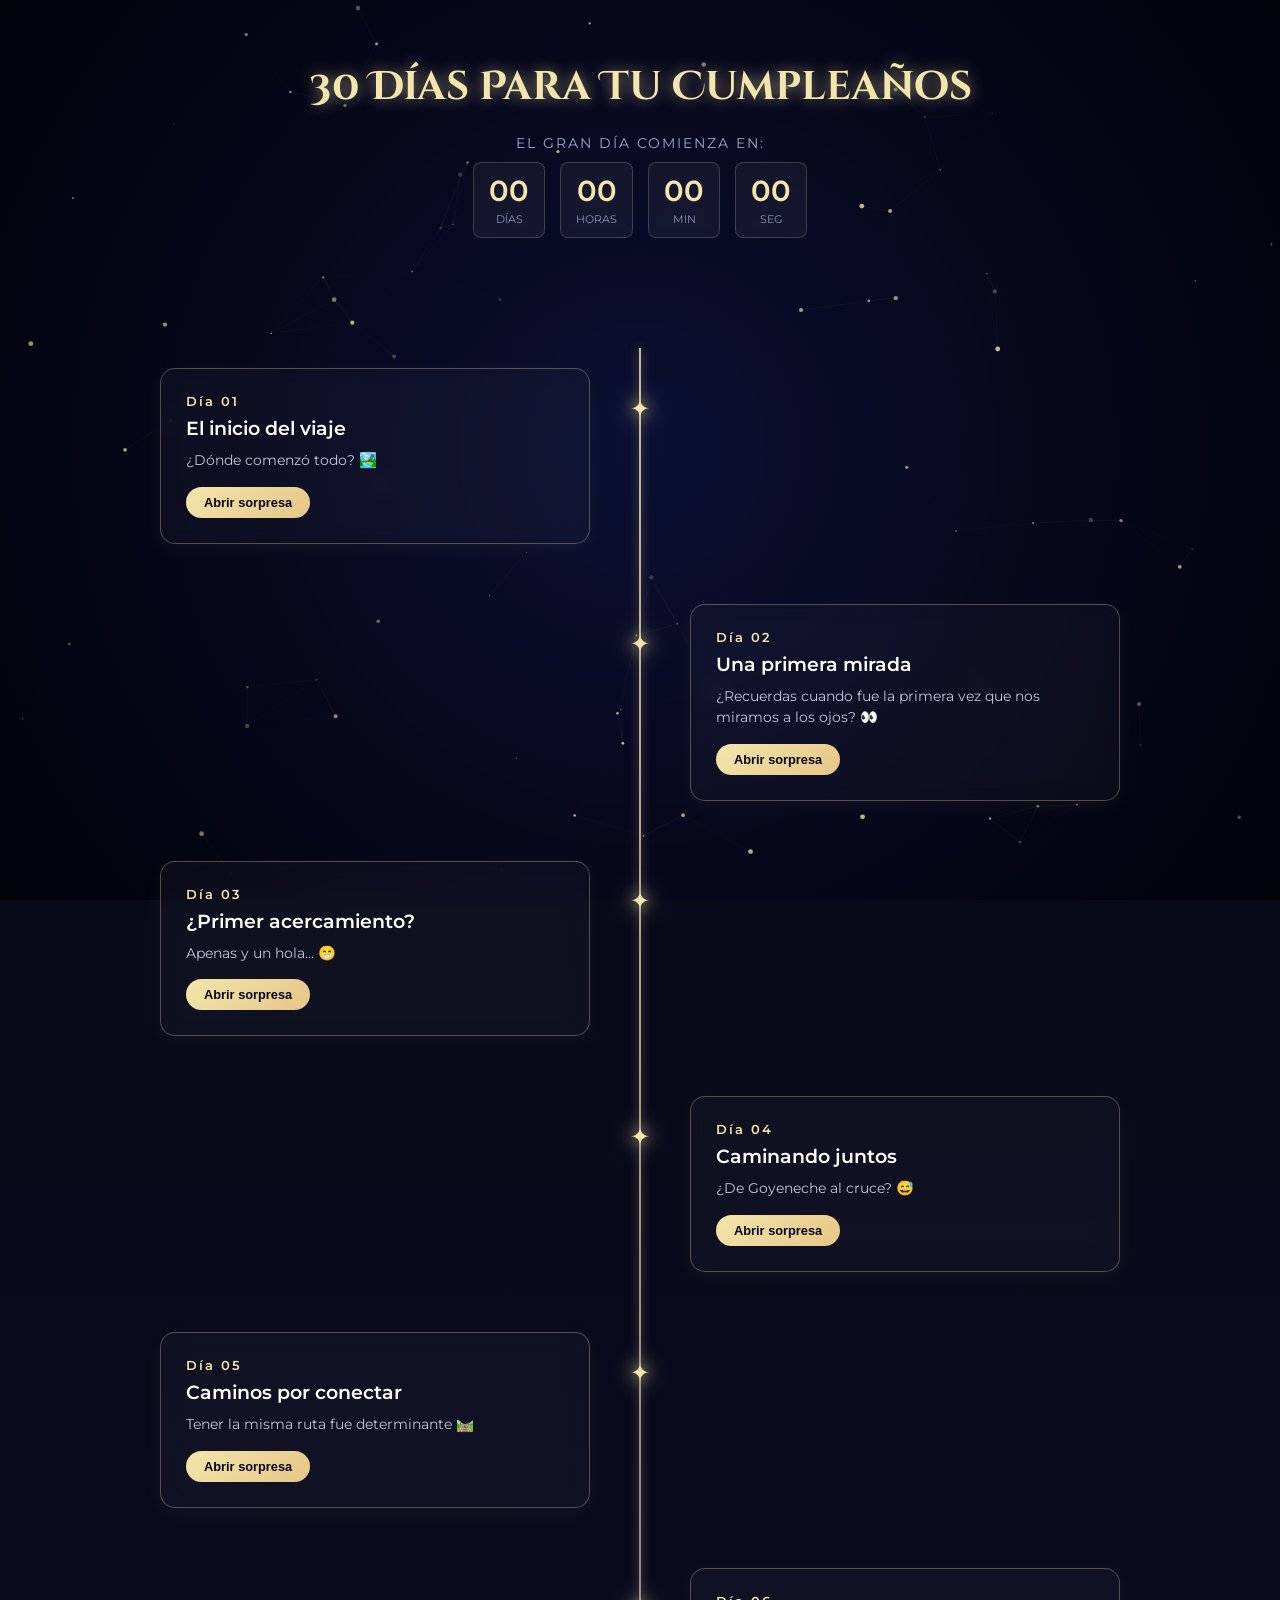
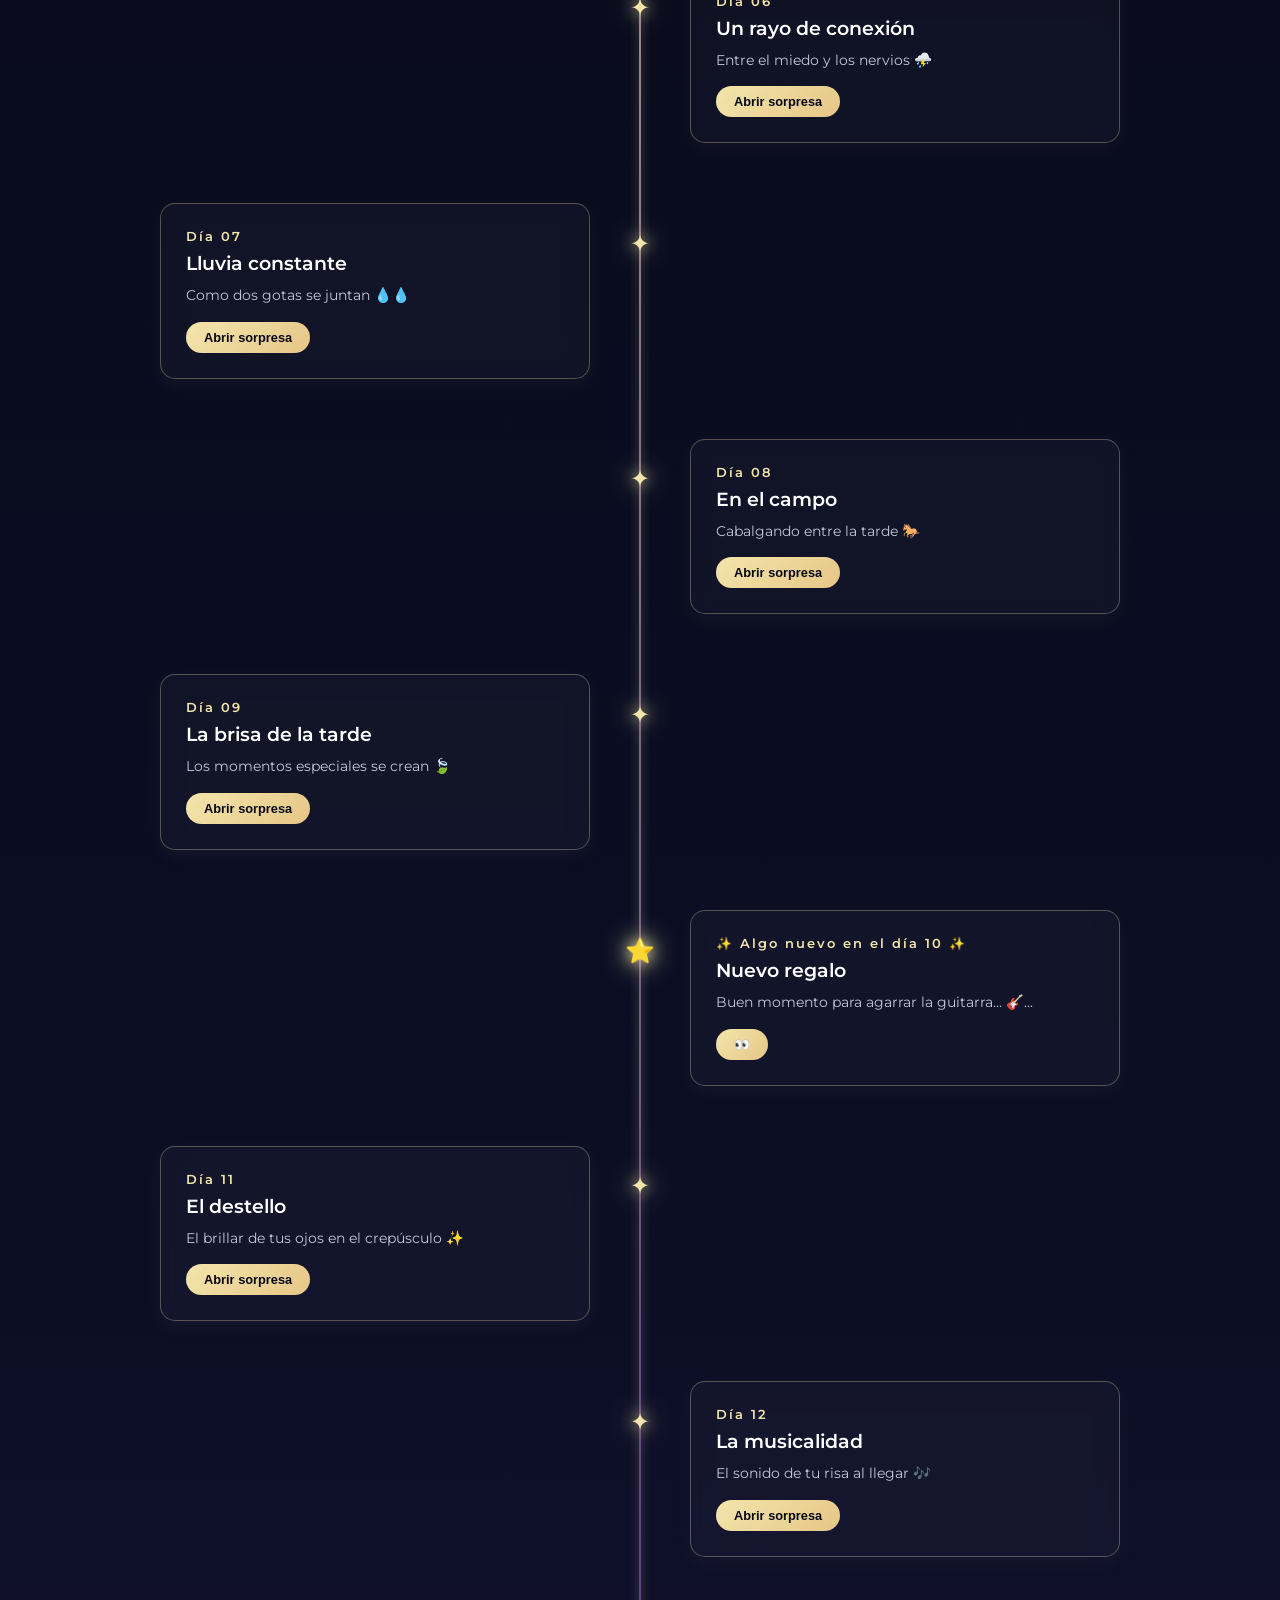
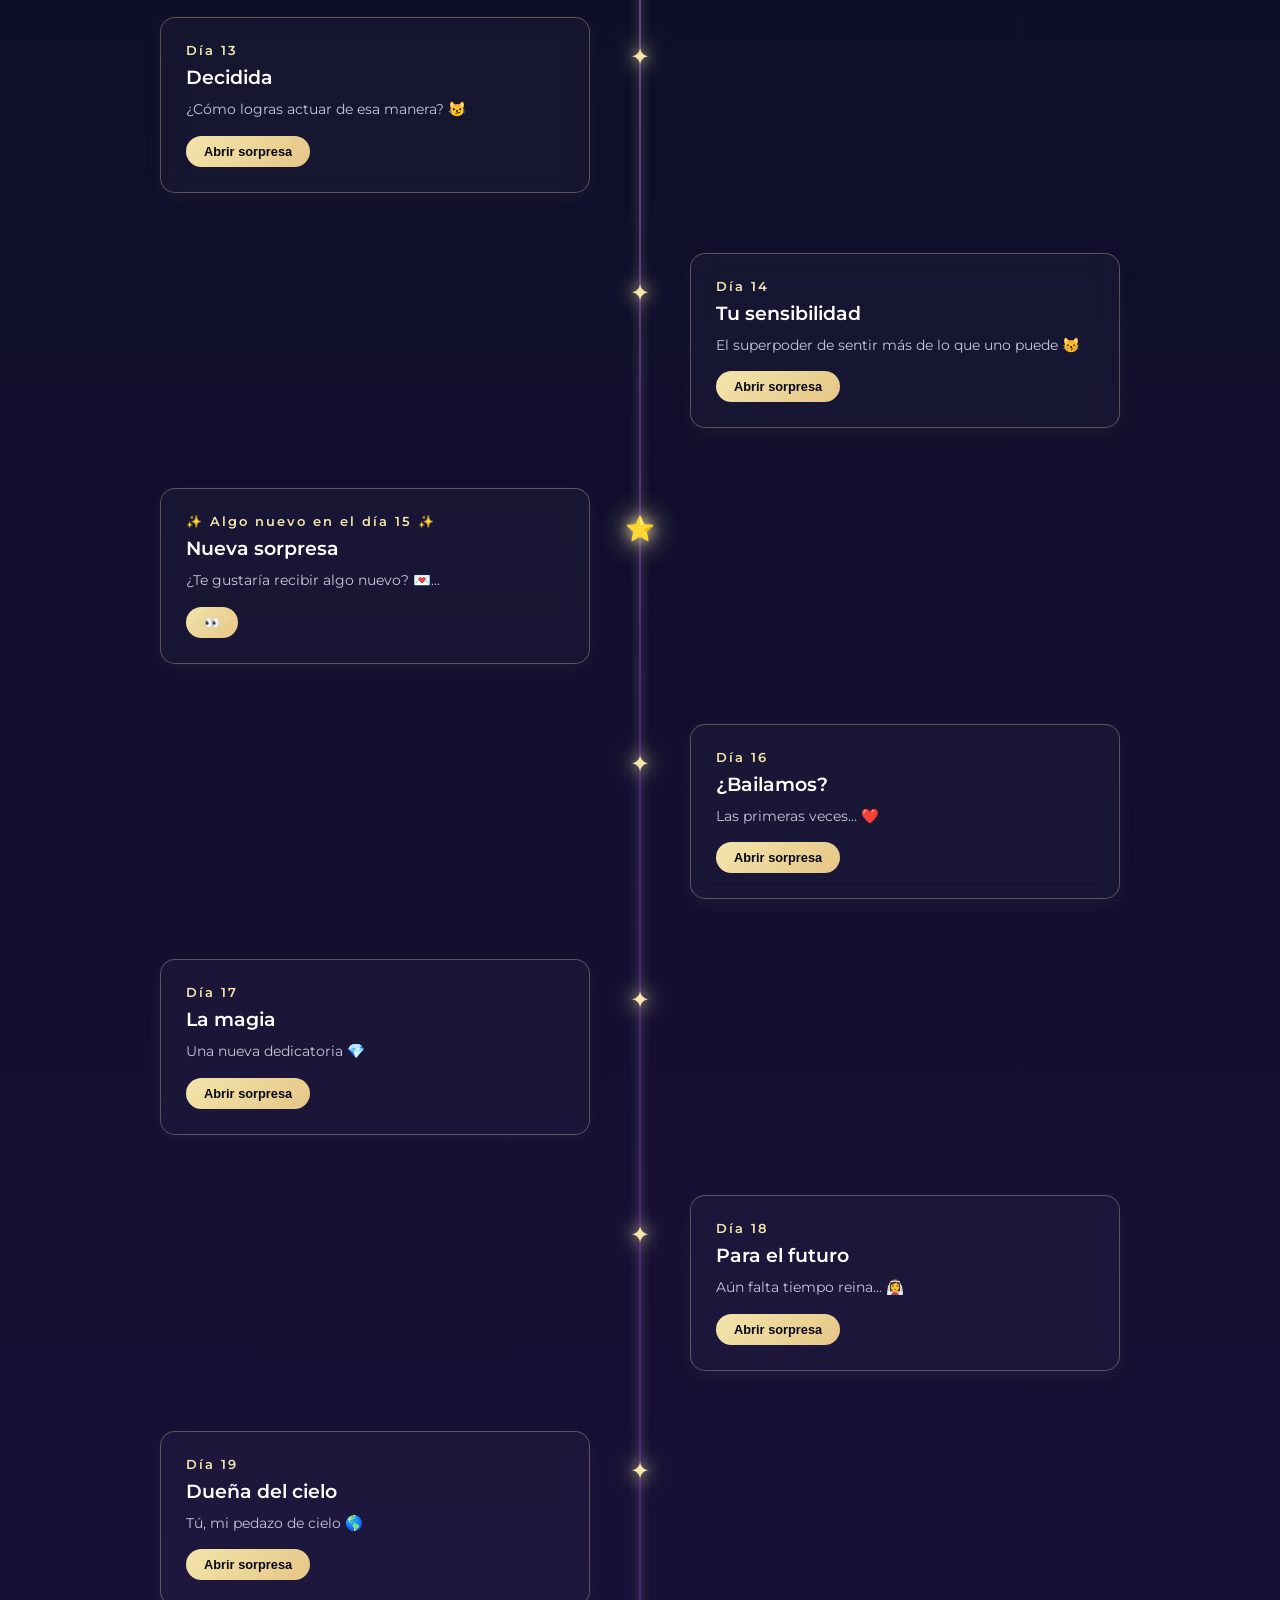
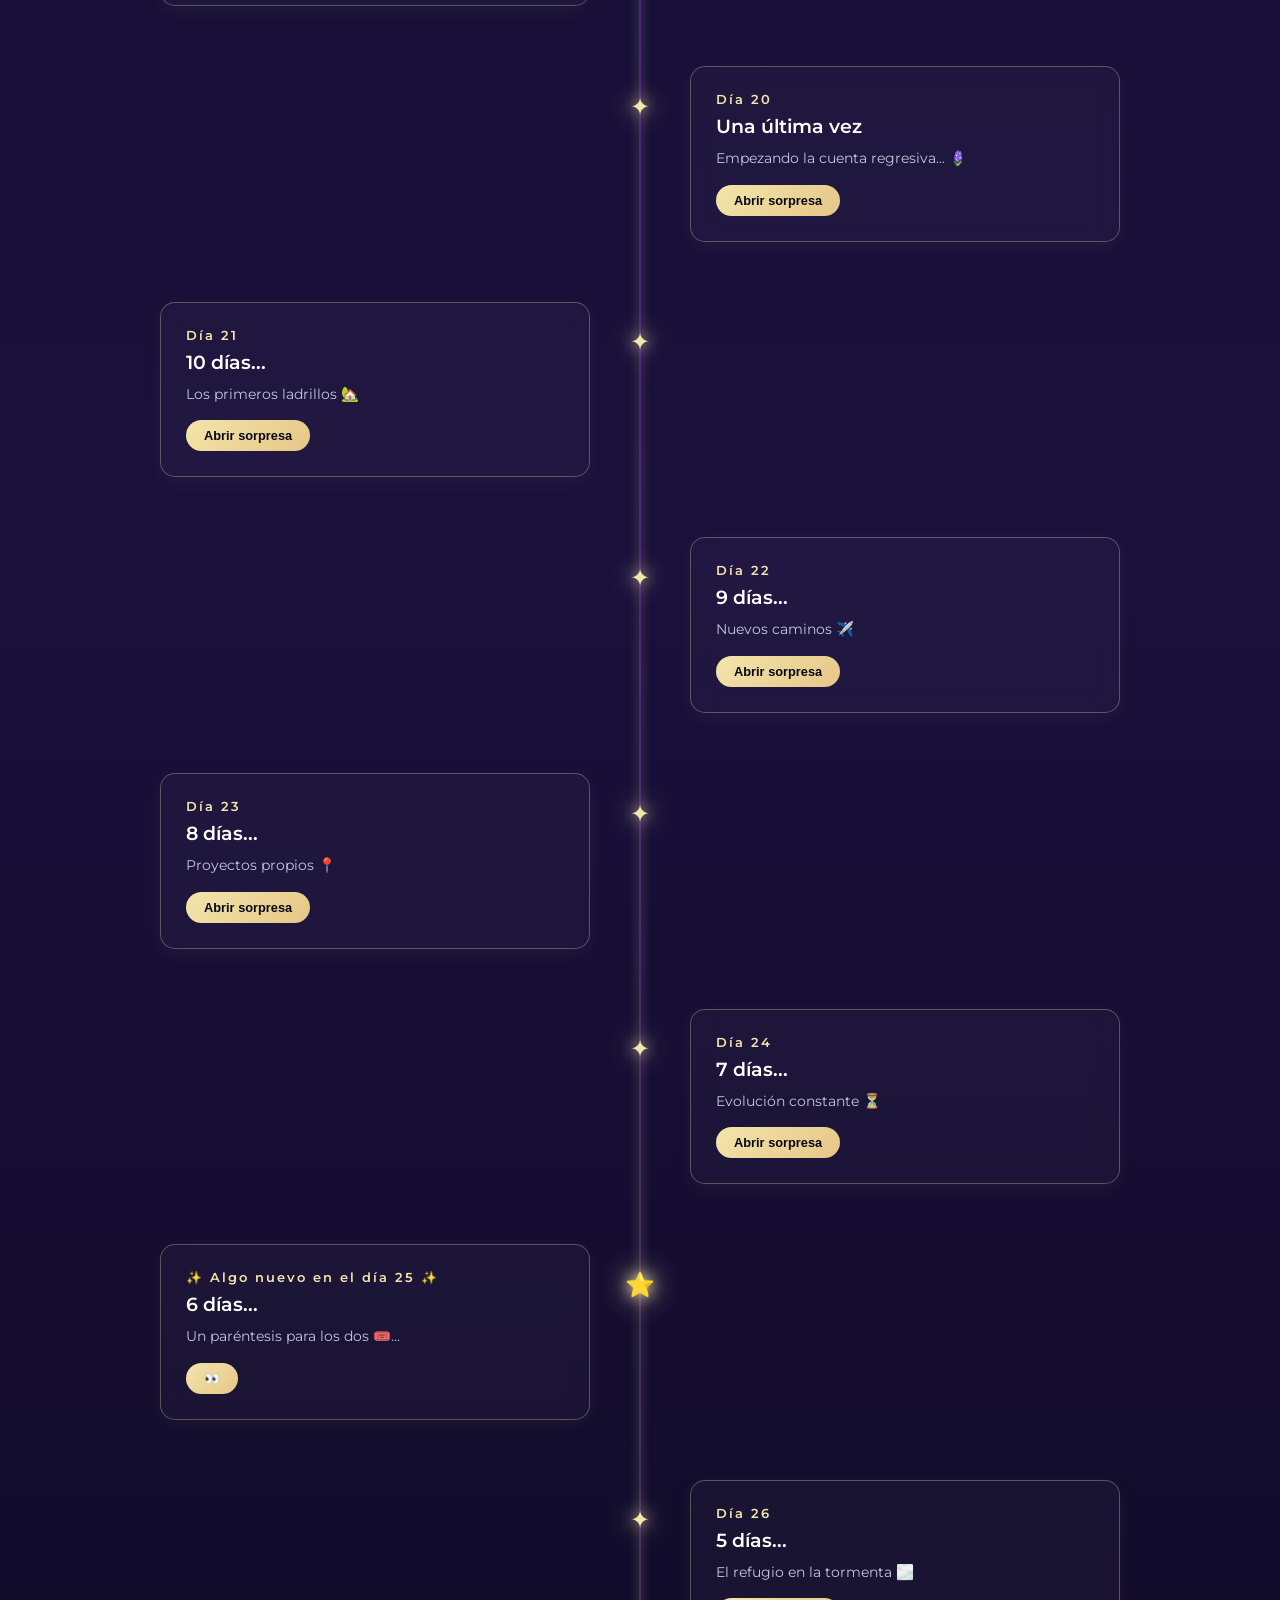
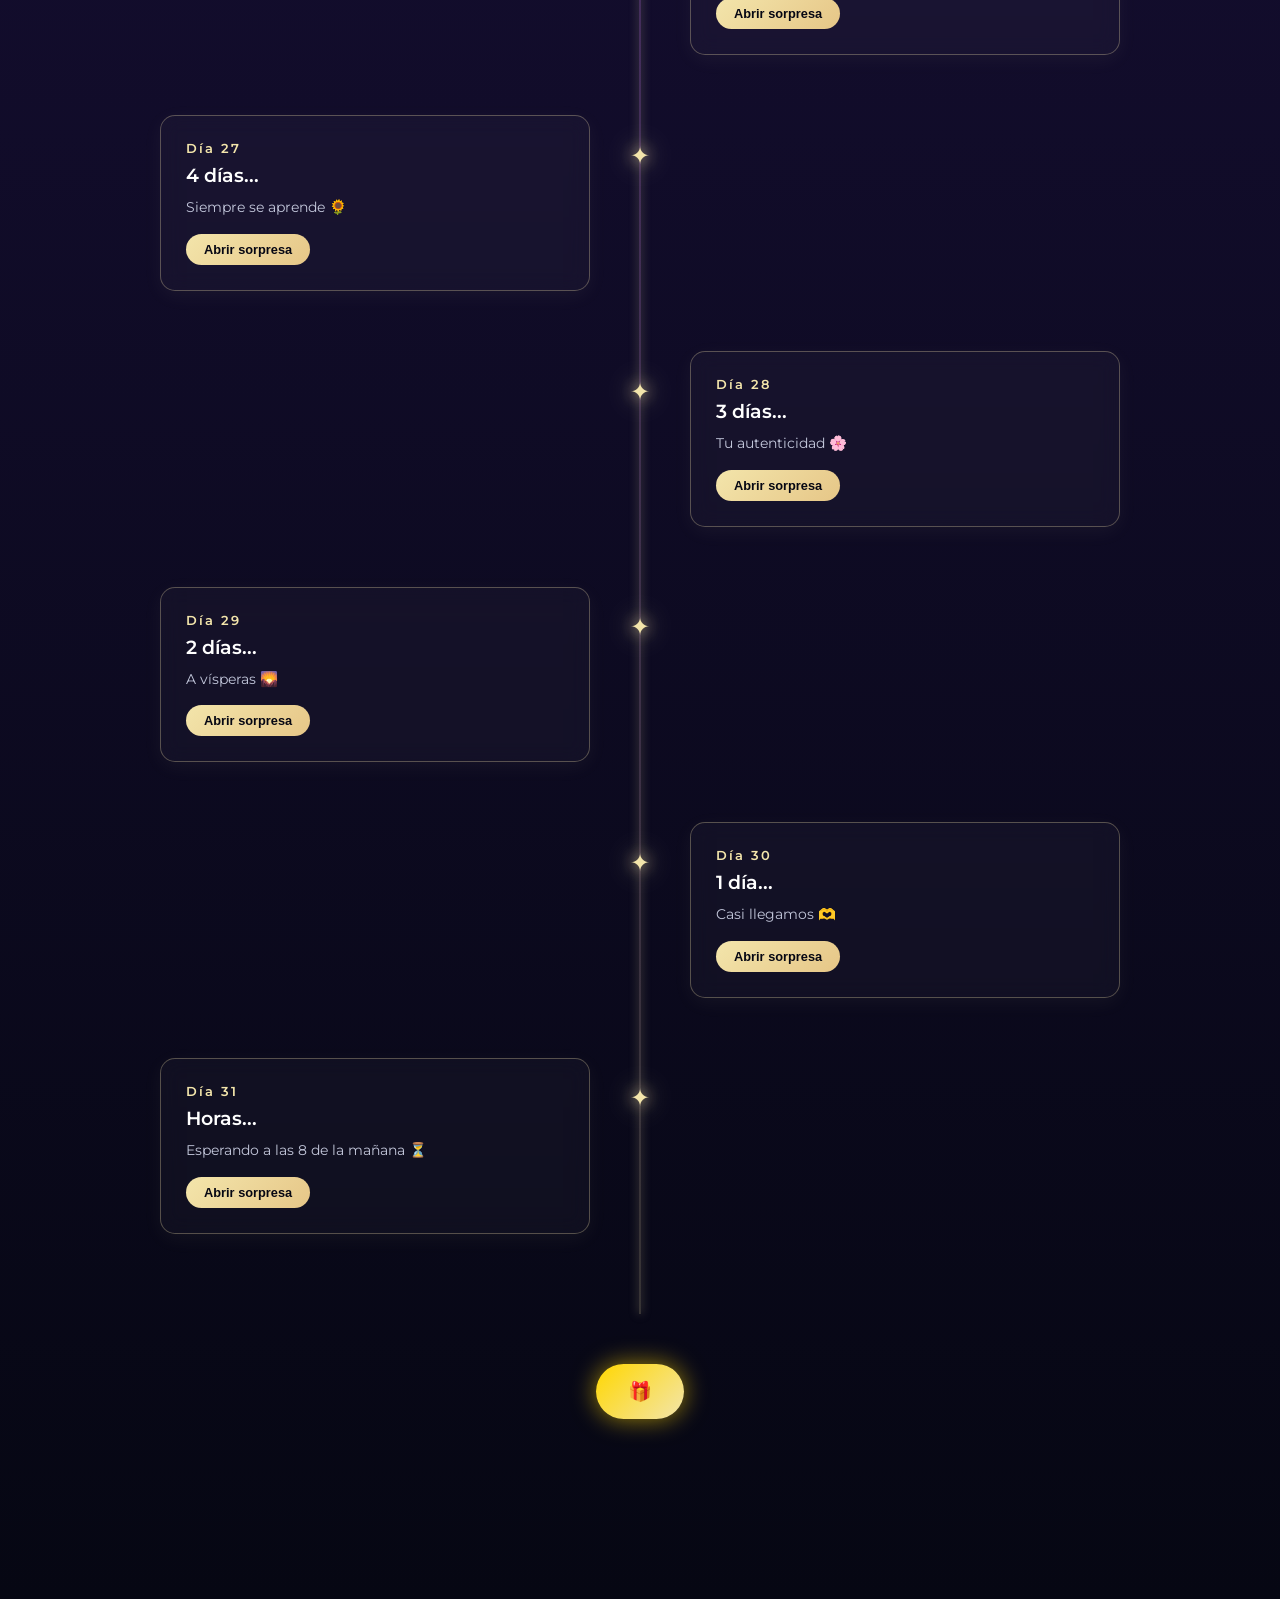
<file: index.html>
<!DOCTYPE html>
<html lang="es">

<head>
    <meta charset="UTF-8">
    <meta name="viewport" content="width=device-width, initial-scale=1.0">
    <link rel="shortcut icon" href="heart.png" type="image/x-icon">
    <title>30 Días Para Tu Cumpleaños</title>
    <link rel="stylesheet" href="styles.css">
    <link
        href="https://fonts.googleapis.com/css2?family=Cinzel+Decorative:wght@700&family=Montserrat:wght@300;400;600&display=swap"
        rel="stylesheet">
</head>

<body>

    <canvas id="constellationCanvas"></canvas>

    <div class="stars-container">
        <div class="stars"></div>
        <div class="stars2"></div>
    </div>

    <header class="header">
        <h1 class="title">30 Días Para Tu Cumpleaños</h1>
        <div class="countdown-container">
            <p class="countdown-subtitle">El gran día comienza en:</p>
            <div class="countdown">
                <div class="time-box"><span id="days">00</span><label>Días</label></div>
                <div class="time-box"><span id="hours">00</span><label>Horas</label></div>
                <div class="time-box"><span id="minutes">00</span><label>Min</label></div>
                <div class="time-box"><span id="seconds">00</span><label>Seg</label></div>
            </div>
        </div>
    </header>

    <main class="timeline-container">
        <div class="constellation-line"></div>
        <div id="surprise-modal" class="modal">
            <div class="modal-content">
                <span class="close-modal">&times;</span>
                <div class="modal-body">
                    <span class="modal-day" id="modal-day-text"></span>
                    <h2 id="modal-title"></h2>
                    <div class="modal-divider">✦ ✦ ✦</div>
                    <p id="modal-text"></p>
                </div>
            </div>
        </div>
    </main>

    <div class="final-gift-section">
    </div>

<script src="stars.js"></script>
<script src="dias.js"></script>
<script src="linea_temporal.js" defer></script>
</body>

</html>
</file>
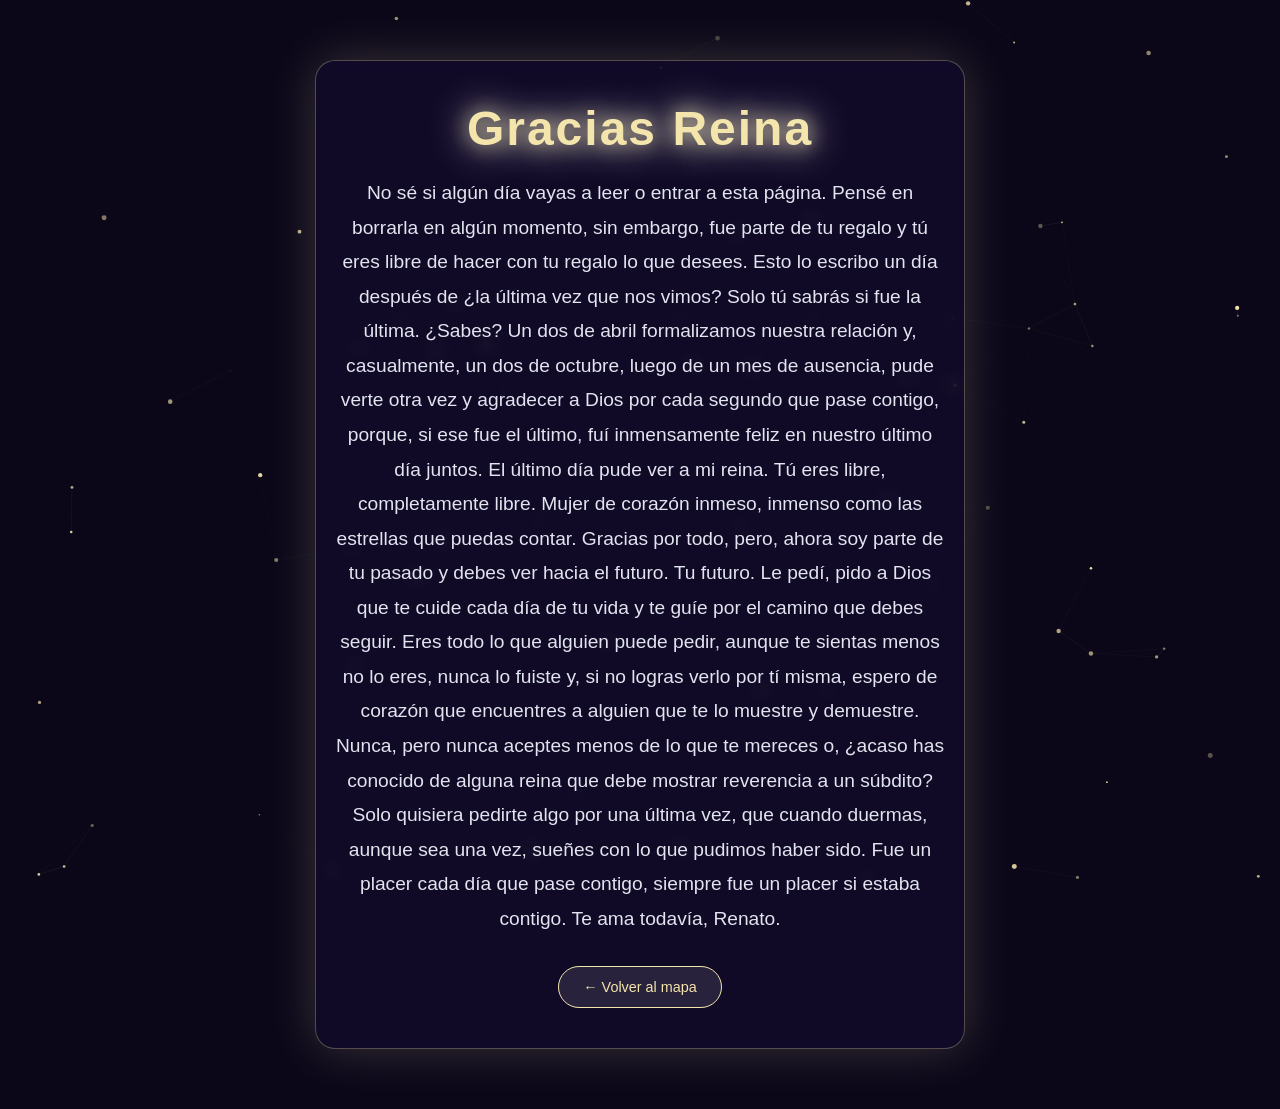
<file: poemas.html>
<!DOCTYPE html>
<html lang="es">

<head>
    <meta charset="UTF-8">
    <meta name="viewport" content="width=device-width, initial-scale=1.0">
    <link rel="shortcut icon" href="heart.png" type="image/x-icon">
    <title>Una Última Vez</title>
    <style>
        * {
            margin: 0;
            padding: 0;
            box-sizing: border-box;
        }

        body {
            background-color: #0b0719;
            color: #ffffff;
            font-family: 'Segoe UI', Tahoma, Geneva, Verdana, sans-serif;
            min-height: 100vh;
            display: flex;
            justify-content: center;
            align-items: center;
            overflow-y: auto;
            position: relative;
            padding: 40px 0;
        }

        #constellationCanvas {
            position: fixed;
            top: 0;
            left: 0;
            width: 100%;
            height: 100%;
            z-index: 1;
            pointer-events: none;
        }

        .hero-container {
            position: relative;
            z-index: 2;
            text-align: center;
            padding: 40px 20px;
            background: rgba(26, 16, 60, 0.4);
            border: 1px solid rgba(243, 229, 171, 0.3);
            border-radius: 20px;
            backdrop-filter: blur(8px);
            box-shadow: 0 0 50px rgba(243, 229, 171, 0.2);
            max-width: 90%;
            width: 650px;
            margin: 20px auto;
            animation: fadeIn 2s ease-in-out;
        }

        h1 {
            font-size: 3rem;
            color: #f3e5ab;
            text-shadow: 0 0 20px rgba(243, 229, 171, 0.8), 0 0 40px #fff;
            margin-bottom: 20px;
            letter-spacing: 2px;
        }

        p {
            font-size: 1.2rem;
            color: #e2e4f0;
            line-height: 1.8;
            margin-bottom: 30px;
        }

        .btn-back {
            display: inline-block;
            padding: 12px 24px;
            background: rgba(255, 255, 255, 0.1);
            color: #f3e5ab;
            border: 1px solid #f3e5ab;
            border-radius: 25px;
            text-decoration: none;
            font-size: 0.9rem;
            transition: all 0.3s ease;
        }

        .btn-back:hover {
            background: #f3e5ab;
            color: #1a103c;
            box-shadow: 0 0 15px #f3e5ab;
        }

        @keyframes fadeIn {
            from {
                opacity: 0;
                transform: translateY(20px);
            }

            to {
                opacity: 1;
                transform: translateY(0);
            }
        }

        @media (max-width: 600px) {
            h1 {
                font-size: 2.1rem;
            }

            p {
                font-size: 1rem;
            }
        }
    </style>
</head>

<body>

    <!-- Fondo de Constelaciones -->
    <canvas id="constellationCanvas"></canvas>

    <!-- Mensaje Central -->
    <div class="hero-container">
        <h1>Gracias Reina</h1>
        <p>
            No sé si algún día vayas a leer o entrar a esta página. Pensé en borrarla en algún momento,
            sin embargo, fue parte de tu regalo y tú eres libre de hacer con tu regalo lo que desees.
            Esto lo escribo un día después de ¿la última vez que nos vimos? Solo tú sabrás si fue la última.
            ¿Sabes? Un dos de abril formalizamos nuestra relación y, casualmente, un dos de octubre, luego de 
            un mes de ausencia, pude verte otra vez y agradecer a Dios por cada segundo que pase contigo, porque,
            si ese fue el último, fuí inmensamente feliz en nuestro último día juntos. El último día pude ver a mi reina.
            Tú eres libre, completamente libre. Mujer de corazón inmeso, inmenso como las estrellas que puedas
            contar. Gracias por todo, pero, ahora soy parte de tu pasado y debes ver hacia el futuro. Tu futuro.
            Le pedí, pido a Dios que te cuide cada día de tu vida y te guíe por el camino que debes seguir.
            Eres todo lo que alguien puede pedir, aunque te sientas menos no lo eres, nunca lo fuiste y,
            si no logras verlo por tí misma, espero de corazón que encuentres a alguien que te lo muestre y 
            demuestre. Nunca, pero nunca aceptes menos de lo que te mereces o, ¿acaso has conocido de alguna
            reina que debe mostrar reverencia a un súbdito?
            Solo quisiera pedirte algo por una última vez, que cuando duermas, aunque sea una vez, sueñes con lo
            que pudimos haber sido.
            Fue un placer cada día que pase contigo, siempre fue un placer si estaba contigo. 
            Te ama todavía, Renato.
        </p>
        <a href="index.html" class="btn-back">← Volver al mapa</a>
    </div>

    <!-- Script del Canvas Animado -->
    <script src="stars.js" defer></script>
</body>

</html>
</file>
<file: styles.css>
/* ==========================================================================
   RESET Y CONFIGURACIÓN GENERAL
   ========================================================================== */
* {
    margin: 0;
    padding: 0;
    box-sizing: border-box;
}

body {
    font-family: 'Montserrat', sans-serif;
    background: linear-gradient(to bottom, #060713, #0b0e24, #1a103c, #060713);
    color: #ffffff;
    min-height: 100vh;
    overflow-x: hidden;
    padding-bottom: 100px;
}

/* Fondo de estrellas parpadeantes básicas */
.stars-container {
    position: fixed;
    top: 0;
    left: 0;
    width: 100%;
    height: 100%;
    z-index: -1;
    background: radial-gradient(circle at center, transparent 0%, rgba(0, 0, 0, 0.4) 100%);
}

/* ==========================================================================
   HEADER & COUNTDOWN
   ========================================================================== */
.header {
    text-align: center;
    padding: 60px 20px;
    position: relative;
}

.title {
    font-family: 'Cinzel Decorative', serif;
    font-size: 2.5rem;
    color: #f3e5ab;
    text-shadow: 0 0 15px rgba(243, 229, 171, 0.6);
    margin-bottom: 20px;
}

.countdown-subtitle {
    font-size: 0.9rem;
    text-transform: uppercase;
    letter-spacing: 2px;
    color: #a1a8cd;
    margin-bottom: 10px;
}

.countdown {
    display: flex;
    justify-content: center;
    gap: 15px;
}

.time-box {
    background: rgba(255, 255, 255, 0.05);
    border: 1px solid rgba(243, 229, 171, 0.2);
    padding: 10px 15px;
    border-radius: 8px;
    backdrop-filter: blur(5px);
    min-width: 70px;
}

.time-box span {
    display: block;
    font-size: 1.8rem;
    font-weight: 600;
    color: #f3e5ab;
}

.time-box label {
    font-size: 0.7rem;
    color: #8a92b6;
    text-transform: uppercase;
}

/* ==========================================================================
   RUTA VERTICAL (TIMELINE DE CONSTELACIÓN)
   ========================================================================== */
.timeline-container {
    position: relative;
    max-width: 1000px;
    margin: 50px auto;
    padding: 20px;
}

/* La línea de la constelación */
.constellation-line {
    position: absolute;
    top: 0;
    left: 50%;
    transform: translateX(-50%);
    width: 2px;
    height: 100%;
    background: linear-gradient(to bottom, rgba(243, 229, 171, 0.8), rgba(138, 43, 226, 0.5), rgba(243, 229, 171, 0.2));
    box-shadow: 0 0 10px rgba(243, 229, 171, 0.5);
    z-index: 1;
}

/* Contenedor de cada día */
.timeline-item {
    position: relative;
    width: 50%;
    margin-bottom: 60px;
    z-index: 2;
}

/* Alternancia izquierda / derecha */
.timeline-item.left {
    left: 0;
    padding-right: 50px;
}

.timeline-item.right {
    left: 50%;
    padding-left: 50px;
}

/* Los nodos/estrellas de la constelación */
.star-node {
    position: absolute;
    top: 25px;
    font-size: 1.5rem;
    width: 30px;
    height: 30px;
    display: flex;
    align-items: center;
    justify-content: center;
    z-index: 3;
    transition: all 0.5s ease;
}

.timeline-item.left .star-node {
    right: -15px;
}

.timeline-item.right .star-node {
    left: -15px;
}

/* Las tarjetas */
.card {
    background: rgba(255, 255, 255, 0.03);
    border: 1px solid rgba(255, 255, 255, 0.1);
    padding: 25px;
    border-radius: 15px;
    backdrop-filter: blur(10px);
    position: relative;
    transition: transform 0.3s ease, box-shadow 0.3s ease;
}

.day-number {
    font-size: 0.8rem;
    font-weight: 600;
    letter-spacing: 2px;
    color: #8a92b6;
    display: block;
    margin-bottom: 8px;
}

.card h3 {
    margin-bottom: 10px;
    font-weight: 600;
}

.card p {
    font-size: 0.9rem;
    color: #c3c7db;
    line-height: 1.5;
}

/* ==========================================================================
   ESTADOS: DESBLOQUEADO VS BLOQUEADO
   ========================================================================== */

/* 1. Estado Desbloqueado */
.timeline-item.unlocked .star-node {
    color: #f3e5ab;
    text-shadow: 0 0 15px #f3e5ab, 0 0 30px #f3e5ab;
    animation: pulse 2s infinite alternate;
}

.timeline-item.unlocked .card {
    border-color: rgba(243, 229, 171, 0.3);
    box-shadow: 0 5px 20px rgba(243, 229, 171, 0.05);
}

.timeline-item.unlocked .card:hover {
    transform: translateY(-5px);
    box-shadow: 0 10px 25px rgba(243, 229, 171, 0.15);
}

.timeline-item.unlocked .day-number {
    color: #f3e5ab;
}

.btn-open {
    background: linear-gradient(135deg, #f3e5ab, #e6c687);
    color: #060713;
    border: none;
    padding: 8px 18px;
    border-radius: 20px;
    font-weight: 600;
    font-size: 0.8rem;
    margin-top: 15px;
    cursor: pointer;
    transition: transform 0.2s;
}

.btn-open:hover {
    transform: scale(1.05);
}

/* 2. Estado Bloqueado */
.timeline-item.locked {
    filter: grayscale(80%);
    opacity: 0.5;
}

.timeline-item.locked .star-node {
    color: #4a4f6d;
}

.timeline-item.locked .card {
    background: rgba(0, 0, 0, 0.2);
    user-select: none;
    pointer-events: none;
    /* Evita que haga clic */
}

.lock-icon {
    position: absolute;
    top: 15px;
    right: 15px;
    font-size: 1.2rem;
    opacity: 0.7;
}

/* Animación de la estrella brillante */
@keyframes pulse {
    0% {
        transform: scale(1);
        opacity: 0.8;
    }

    100% {
        transform: scale(1.2);
        opacity: 1;
        text-shadow: 0 0 20px #f3e5ab;
    }
}

/* Responsive para celulares */
@media (max-width: 768px) {
    .constellation-line {
        left: 20px;
    }

    .timeline-item {
        width: 100%;
        left: 0 !important;
        padding-left: 45px !important;
        padding-right: 0 !important;
    }

    .star-node {
        left: 5px !important;
    }
}

/* ==========================================================================
   VENTANA MODAL INTERACTIVA
   ========================================================================== */
.modal {
    display: none;
    /* Oculto por defecto */
    position: fixed;
    top: 0;
    left: 0;
    width: 100%;
    height: 100%;
    background-color: rgba(6, 7, 19, 0.8);
    backdrop-filter: blur(8px);
    /* Difumina el fondo de la constelación */
    z-index: 1000;
    justify-content: center;
    align-items: center;
    padding: 20px;
}

.modal-content {
    background: linear-gradient(135deg, #121432, #1a103c);
    border: 2px solid rgba(243, 229, 171, 0.4);
    box-shadow: 0 0 30px rgba(243, 229, 171, 0.2);
    width: 100%;
    max-width: 550px;
    border-radius: 20px;
    position: relative;
    padding: 40px 30px;
    animation: zoomIn 0.4s cubic-bezier(0.175, 0.885, 0.32, 1.275);
}

/* Botón de cerrar (X) */
.close-modal {
    position: absolute;
    top: 15px;
    right: 20px;
    font-size: 2rem;
    color: #a1a8cd;
    cursor: pointer;
    transition: color 0.2s;
}

.close-modal:hover {
    color: #f3e5ab;
}

.modal-body {
    text-align: center;
}

.modal-day {
    font-size: 0.85rem;
    font-weight: 600;
    letter-spacing: 3px;
    color: #f3e5ab;
    text-transform: uppercase;
    display: block;
    margin-bottom: 10px;
}

#modal-title {
    font-family: 'Cinzel Decorative', serif;
    font-size: 1.8rem;
    color: #ffffff;
    margin-bottom: 15px;
}

.modal-divider {
    color: rgba(243, 229, 171, 0.5);
    margin-bottom: 20px;
    font-size: 0.9rem;
    letter-spacing: 5px;
}

#modal-text {
    font-size: 1rem;
    color: #e2e4f0;
    line-height: 1.7;
    white-space: normal;
}

/* Estilo para los enlaces dentro del modal */
.modal-link {
    color: #f3e5ab;
    text-decoration: underline;
    font-weight: 600;
    transition: color 0.2s;
}

.modal-link:hover {
    color: #ffffff;
    text-shadow: 0 0 10px #f3e5ab;
}

/* Animación de entrada */
@keyframes zoomIn {
    from {
        transform: scale(0.7);
        opacity: 0;
    }

    to {
        transform: scale(1);
        opacity: 1;
    }
}

/* ==========================================================================
   FONDO DE CONSTELACIONES DINÁMICAS (CANVAS)
   ========================================================================== */
#constellationCanvas {
    position: fixed;
    top: 0;
    left: 0;
    width: 100vw;
    height: 100vh;
    z-index: -1;
    /* Se mantiene estrictamente detrás del contenido */
    background: radial-gradient(circle at center, #0c1033 0%, #050515 100%);
    pointer-events: none;
    /* Permite que se pueda hacer click en las tarjetas sin problema */
}

/* ==========================================================================
   ESTILOS PARA DÍAS HITOS (ESPECIALES)
   ========================================================================== */
.timeline-item.unlocked.especial .card {
    border: 2px solid #f3e5ab;
    background: linear-gradient(135deg, rgba(26, 16, 60, 0.6), rgba(138, 43, 226, 0.2));
    box-shadow: 0 0 25px rgba(243, 229, 171, 0.3);
    animation: pulseEspecial 3s infinite alternate;
}

.timeline-item.unlocked.especial .star-node {
    color: #ffffff;
    font-size: 2rem;
    text-shadow: 0 0 20px #f3e5ab, 0 0 40px #fff;
}

.timeline-item.unlocked.especial .day-number {
    color: #f3e5ab;
    font-weight: bold;
    text-shadow: 0 0 5px rgba(243, 229, 171, 0.5);
}

.timeline-item.unlocked.especial .btn-open {
    background: linear-gradient(135deg, #fff, #f3e5ab);
    box-shadow: 0 0 10px #f3e5ab;
    transform: scale(1.05);
}

/* Animación de brillo místico para los días de regalos */
@keyframes pulseEspecial {
    0% {
        box-shadow: 0 0 20px rgba(243, 229, 171, 0.2);
        border-color: rgba(243, 229, 171, 0.5);
    }

    100% {
        box-shadow: 0 0 35px rgba(243, 229, 171, 0.5);
        border-color: rgba(255, 255, 255, 0.9);
    }
}

/* ==========================================================================
   QR PARA LAS CANCIONES DE LOS DÍAS 16 A 20
   ========================================================================== */

/* Container para centrar el QR en el modal */
.qr-container {
    display: flex;
    flex-direction: column;
    align-items: center;
    justify-content: center;
}

/* Estilo de la imagen del QR */
.qr-container img {
    width: 300px;
    height: auto;
    border-radius: 8px;
    transition: transform 0.3s ease;
    cursor: pointer;
}

.qr-container img:hover {
    transform: scale(1.05);
}

/* Texto debajo del QR */
.qr-container p {
    margin-bottom: 12px;
    font-size: 0.90rem;
    color: #f3e5ab;
    text-align: center;
    font-style: italic;
}

/* ==========================================
   SECCIÓN Y MODAL DEL REGALO FINAL
   ========================================== */
.final-gift-section {
    text-align: center;
    margin: 50px 0 80px 0;
}

#btn-final-gift {
    background: linear-gradient(135deg, #ffd700, #f3e5ab);
    color: #1a103c;
    font-size: 1.2rem;
    font-weight: bold;
    padding: 16px 32px;
    border: none;
    border-radius: 50px;
    cursor: pointer;
    box-shadow: 0 0 25px rgba(255, 215, 0, 0.6);
    transition: transform 0.3s ease, box-shadow 0.3s ease;
}

#btn-final-gift:hover {
    transform: scale(1.08);
    box-shadow: 0 0 40px rgba(255, 215, 0, 0.9);
}

/* Botón final deshabilitado antes de cumpleaños */
#btn-final-gift.btn-disabled {
    background: rgba(255, 255, 255, 0.1);
    color: #888;
    border: 1px dashed rgba(255, 255, 255, 0.3);
    cursor: not-allowed;
    box-shadow: none;
    transform: none !important;
}
</file>
